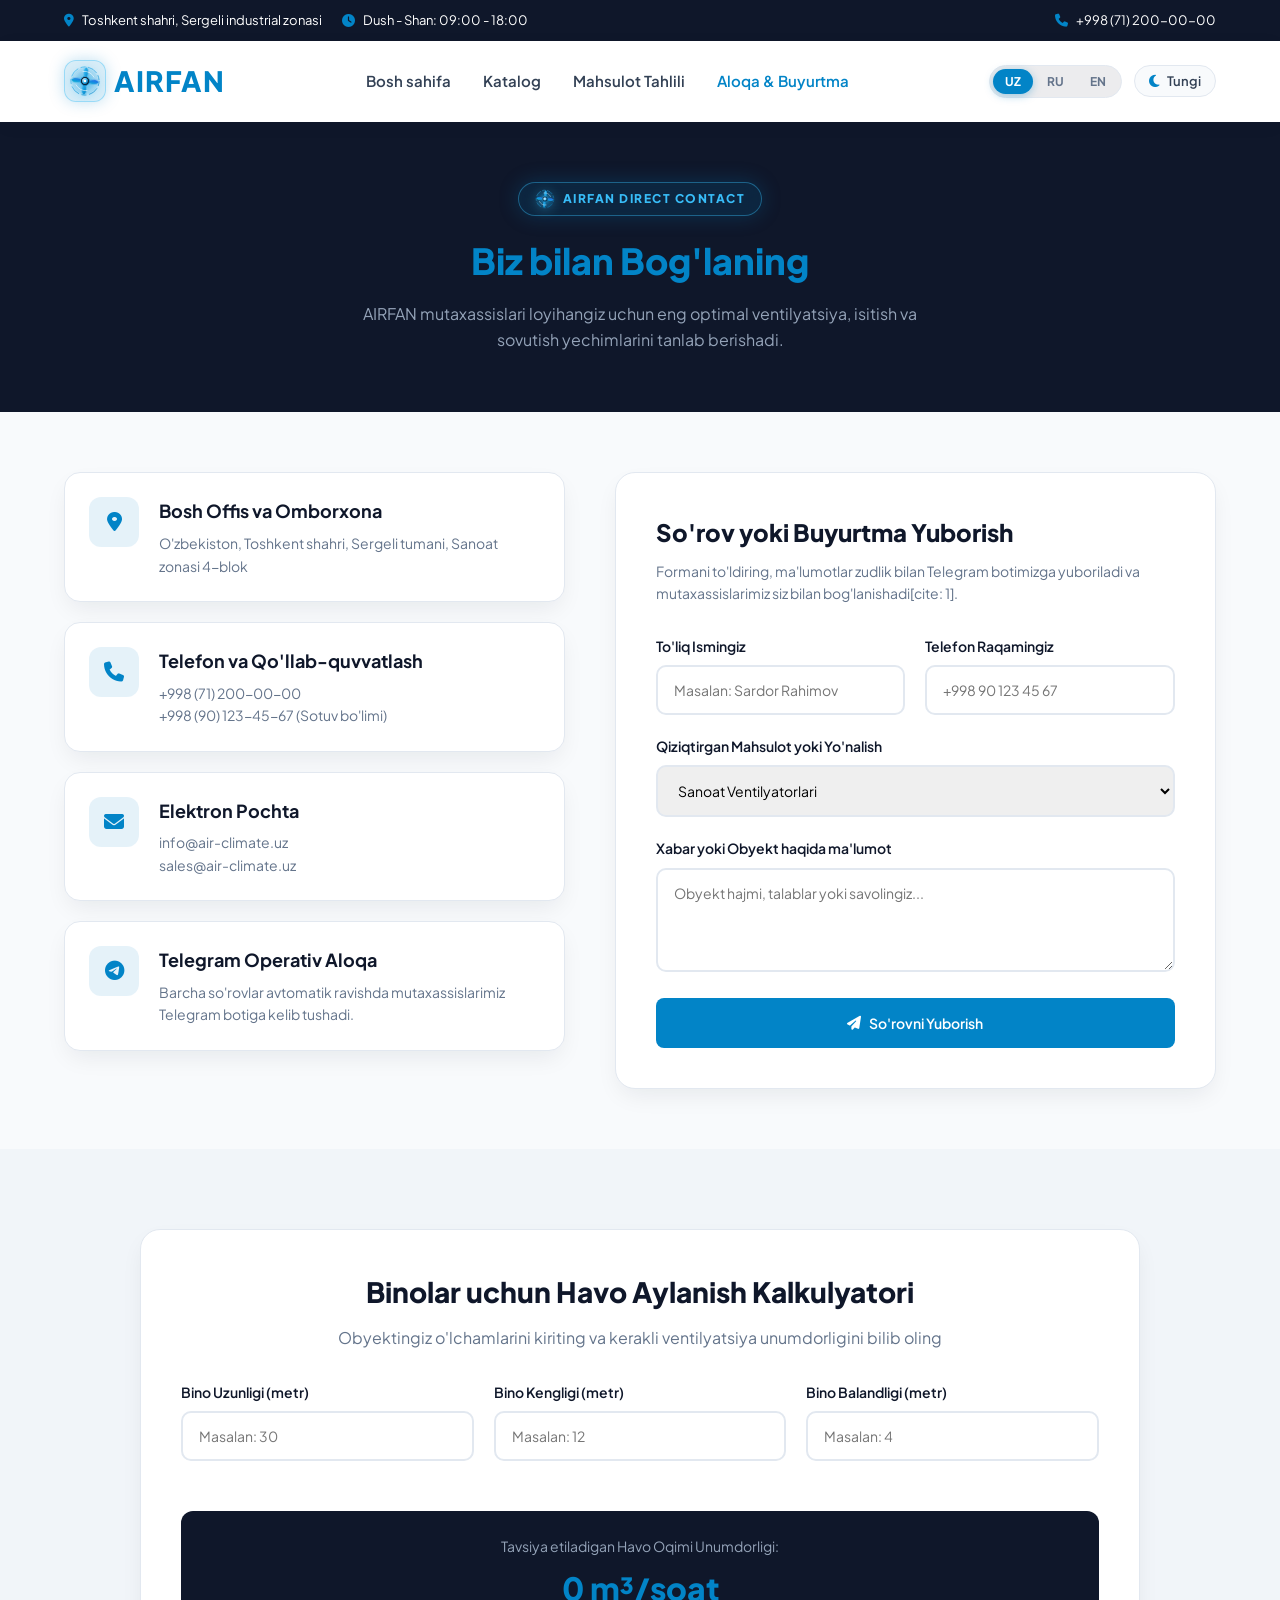
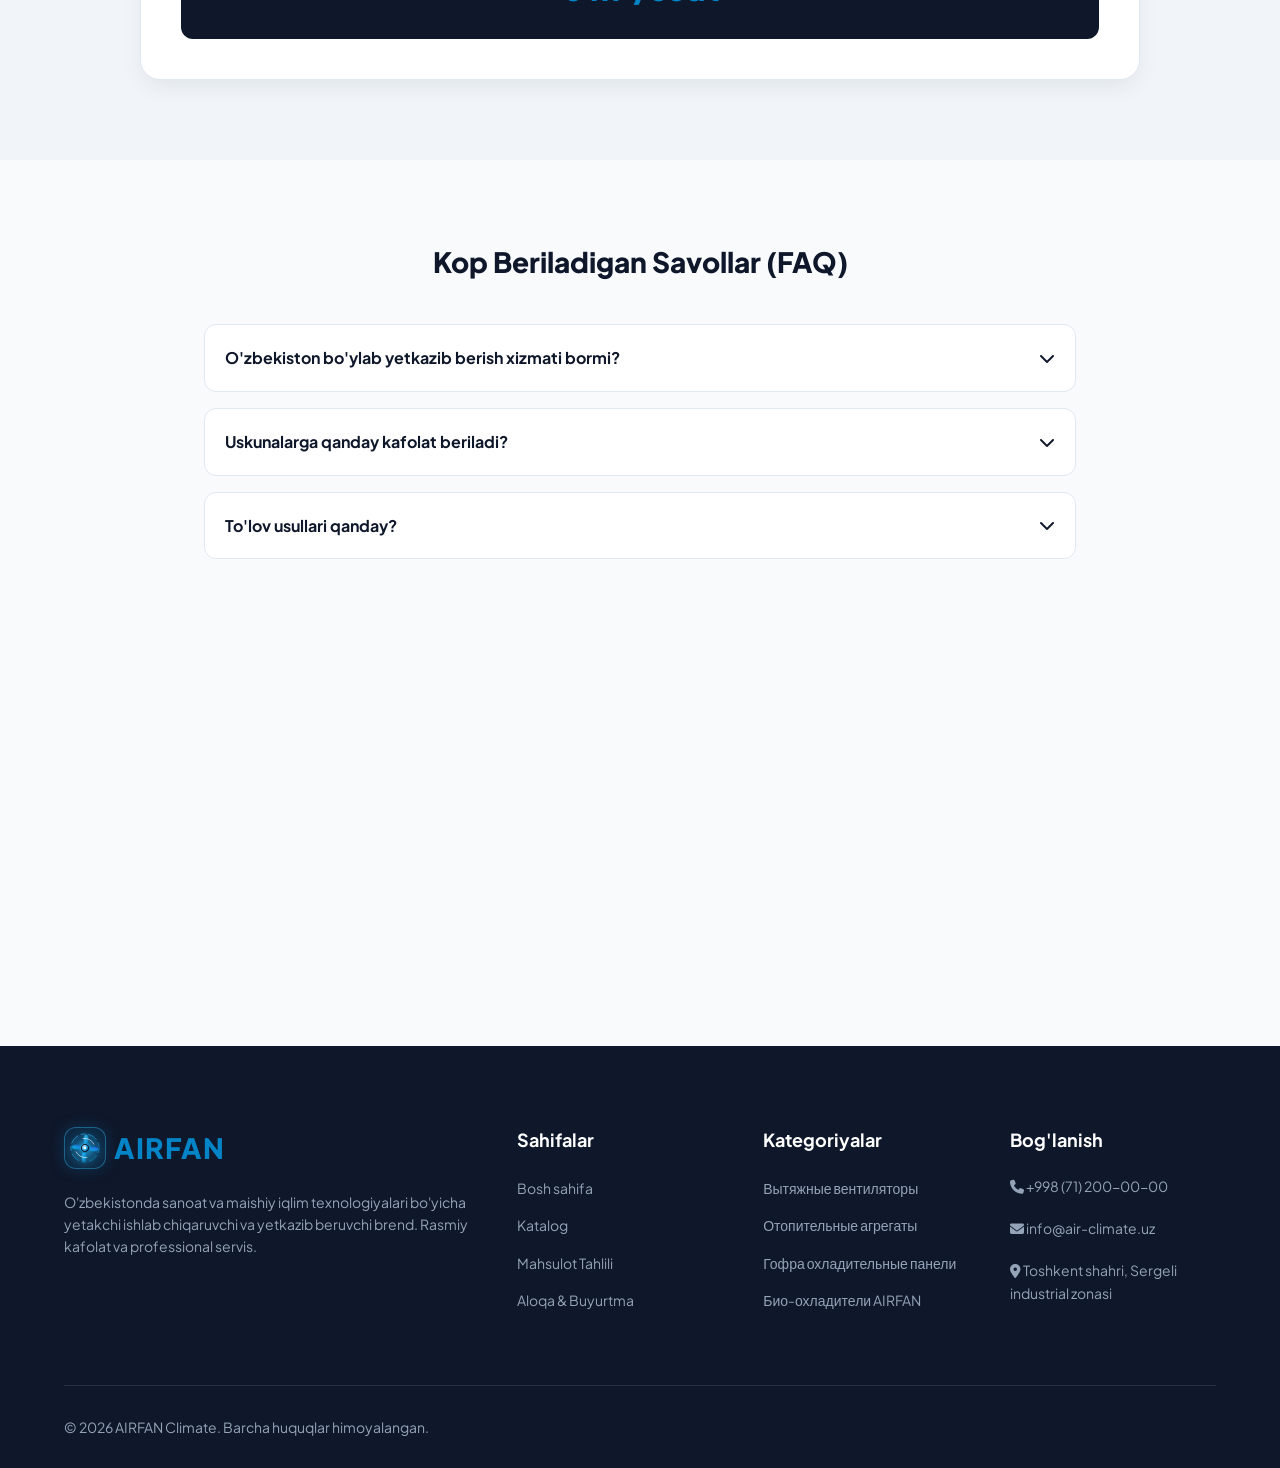
<file: contact.html>
<!DOCTYPE html>
<html lang="uz">
<head>
    <meta charset="UTF-8">
    <meta name="viewport" content="width=device-width, initial-scale=1.0">
    <title>AIRFAN — Aloqa va Buyurtma Rasmiylashtirish | Sanoat Iqlim Tizimlari</title>
    <!-- Google Fonts & FontAwesome -->
    <link href="https://fonts.googleapis.com/css2?family=Plus+Jakarta+Sans:wght@300;400;500;600;700;800;900&display=swap" rel="stylesheet">
    <link rel="stylesheet" href="https://cdnjs.cloudflare.com/ajax/libs/font-awesome/6.4.0/css/all.min.css">
    <link rel="icon" type="image/svg+xml" href="favicon.svg">
    <link rel="stylesheet" href="shared-theme.css">
    
    <script>
        (function() {
            const theme = localStorage.getItem('airfan_theme') || 'light';
            document.documentElement.setAttribute('data-theme', theme);
        })();
    </script>
    
    <style>
        :root {
            --primary: #0f172a;
            --primary-light: #1e293b;
            --accent: #0284c7;
            --accent-hover: #0369a1;
            --success: #10b981;
            --text-main: #334155;
            --text-light: #64748b;
            --bg-light: #f8fafc;
            --white: #ffffff;
            --border: #e2e8f0;
            --shadow: 0 10px 25px -5px rgba(15, 23, 42, 0.08);
            --transition: all 0.3s cubic-bezier(0.4, 0, 0.2, 1);
        }

        * {
            margin: 0;
            padding: 0;
            box-sizing: border-box;
            font-family: 'Plus Jakarta Sans', sans-serif;
        }

        body {
            background-color: var(--bg-light);
            color: var(--text-main);
            line-height: 1.6;
        }

        a {
            text-decoration: none;
            color: inherit;
        }

        ul {
            list-style: none;
        }

        /* Top Bar */
        .top-bar {
            background: var(--primary);
            color: var(--white);
            font-size: 13px;
            padding: 10px 5%;
            display: flex;
            justify-content: space-between;
            align-items: center;
        }

        .top-bar-left, .top-bar-right {
            display: flex;
            gap: 20px;
            align-items: center;
        }

        .top-bar i {
            color: var(--accent);
            margin-right: 6px;
        }

        /* Header & Navigation */
        header {
            background: var(--white);
            box-shadow: 0 4px 20px rgba(0,0,0,0.03);
            position: sticky;
            top: 0;
            z-index: 1000;
        }

        .navbar {
            max-width: 1400px;
            margin: 0 auto;
            padding: 18px 5%;
            display: flex;
            justify-content: space-between;
            align-items: center;
        }

        .logo {
            font-size: 28px;
            font-weight: 800;
            color: var(--primary);
            letter-spacing: 1px;
            display: flex;
            align-items: center;
            gap: 8px;
        }

        .logo span {
            color: var(--accent);
        }

        .nav-links {
            display: flex;
            gap: 32px;
            align-items: center;
        }

        .nav-links a {
            font-weight: 600;
            font-size: 15px;
            color: var(--text-main);
            transition: var(--transition);
        }

        .nav-links a:hover, .nav-links a.active {
            color: var(--accent);
        }

        .btn {
            padding: 12px 24px;
            border-radius: 8px;
            font-weight: 600;
            font-size: 14px;
            cursor: pointer;
            transition: var(--transition);
            border: none;
            display: inline-flex;
            align-items: center;
            gap: 8px;
        }

        .btn-primary {
            background: var(--accent);
            color: var(--white);
        }

        .btn-primary:hover {
            background: var(--accent-hover);
            transform: translateY(-2px);
            box-shadow: 0 6px 20px rgba(2, 132, 199, 0.3);
        }

        /* Page Banner */
        .page-banner {
            background: #0f172a;
            color: #ffffff;
            padding: 60px 5%;
            text-align: center;
        }

        .page-banner h1 {
            font-size: 36px;
            font-weight: 800;
            margin-bottom: 12px;
        }

        .contact-title-blue,
        .page-banner h1 .airfan-gradient-title {
            background: none !important;
            -webkit-background-clip: unset !important;
            -webkit-text-fill-color: initial !important;
            color: #0284c7 !important;
            display: inline;
        }

        .page-banner p {
            color: #94a3b8;
            font-size: 16px;
            max-width: 600px;
            margin: 0 auto;
        }

        /* Contact Section */
        .contact-container {
            max-width: 1400px;
            margin: 60px auto;
            padding: 0 5%;
            display: grid;
            grid-template-columns: 1fr 1.2fr;
            gap: 50px;
        }

        .contact-info-cards {
            display: flex;
            flex-direction: column;
            gap: 20px;
        }

        .info-card {
            background: var(--white);
            padding: 24px;
            border-radius: 16px;
            border: 1px solid var(--border);
            box-shadow: var(--shadow);
            display: flex;
            align-items: flex-start;
            gap: 20px;
        }

        .info-icon {
            width: 50px;
            height: 50px;
            background: rgba(2, 132, 199, 0.1);
            color: var(--accent);
            border-radius: 12px;
            display: flex;
            align-items: center;
            justify-content: center;
            font-size: 20px;
            flex-shrink: 0;
        }

        .info-details h4 {
            font-size: 18px;
            font-weight: 700;
            color: var(--primary);
            margin-bottom: 6px;
        }

        .info-details p {
            color: var(--text-light);
            font-size: 14px;
        }

        /* Contact Form */
        .form-card {
            background: var(--white);
            padding: 40px;
            border-radius: 20px;
            border: 1px solid var(--border);
            box-shadow: var(--shadow);
        }

        .form-card h3 {
            font-size: 24px;
            font-weight: 800;
            color: var(--primary);
            margin-bottom: 8px;
        }

        .form-card p {
            color: var(--text-light);
            font-size: 14px;
            margin-bottom: 30px;
        }

        .form-row {
            display: grid;
            grid-template-columns: 1fr 1fr;
            gap: 20px;
        }

        .form-group {
            margin-bottom: 20px;
        }

        .form-group label {
            display: block;
            font-size: 14px;
            font-weight: 600;
            color: var(--primary);
            margin-bottom: 8px;
        }

        .form-control {
            width: 100%;
            padding: 14px 16px;
            border: 2px solid var(--border);
            border-radius: 10px;
            font-size: 14px;
            outline: none;
            transition: var(--transition);
        }

        .form-control:focus {
            border-color: var(--accent);
        }

        /* Calculator Section */
        .calc-section {
            background: #f1f5f9;
            padding: 80px 5%;
        }

        .calc-wrapper {
            max-width: 1000px;
            margin: 0 auto;
            background: var(--white);
            padding: 40px;
            border-radius: 20px;
            border: 1px solid var(--border);
            box-shadow: var(--shadow);
        }

        .calc-wrapper h2 {
            font-size: 28px;
            font-weight: 800;
            color: var(--primary);
            margin-bottom: 10px;
            text-align: center;
        }

        .calc-wrapper p.subtitle {
            text-align: center;
            color: var(--text-light);
            margin-bottom: 30px;
        }

        .calc-grid {
            display: grid;
            grid-template-columns: repeat(3, 1fr);
            gap: 20px;
            margin-bottom: 30px;
        }

        .calc-result {
            background: var(--primary);
            color: var(--white);
            padding: 24px;
            border-radius: 12px;
            text-align: center;
        }

        .calc-result span {
            font-size: 14px;
            color: #94a3b8;
            display: block;
            margin-bottom: 6px;
        }

        .calc-result h3 {
            font-size: 32px;
            color: var(--accent);
            font-weight: 800;
        }

        /* FAQ Section */
        .faq-section {
            max-width: 1000px;
            margin: 80px auto;
            padding: 0 5%;
        }

        .faq-item {
            background: var(--white);
            border: 1px solid var(--border);
            border-radius: 12px;
            margin-bottom: 16px;
            overflow: hidden;
        }

        .faq-question {
            padding: 20px;
            font-weight: 700;
            color: var(--primary);
            cursor: pointer;
            display: flex;
            justify-content: space-between;
            align-items: center;
        }

        .faq-answer {
            padding: 0 20px 20px;
            color: var(--text-light);
            font-size: 14px;
            display: none;
        }

        .faq-item.active .faq-answer {
            display: block;
        }

        /* Map Embed */
        .map-wrapper {
            width: 100%;
            height: 400px;
            border: none;
            filter: grayscale(20%);
        }

        /* Footer */
        footer {
            background: var(--primary);
            color: var(--white);
            padding: 80px 5% 30px;
        }

        .footer-grid {
            max-width: 1400px;
            margin: 0 auto 60px;
            display: grid;
            grid-template-columns: 2fr 1fr 1fr 1fr;
            gap: 40px;
        }

        .footer-col h4 {
            font-size: 18px;
            font-weight: 700;
            margin-bottom: 20px;
            color: var(--white);
        }

        .footer-col p {
            color: #94a3b8;
            font-size: 14px;
            margin-bottom: 20px;
        }

        .footer-col ul li {
            margin-bottom: 12px;
        }

        .footer-col ul li a {
            color: #94a3b8;
            font-size: 14px;
            transition: var(--transition);
        }

        .footer-col ul li a:hover {
            color: var(--accent);
        }

        .footer-bottom {
            max-width: 1400px;
            margin: 0 auto;
            padding-top: 30px;
            border-top: 1px solid rgba(255,255,255,0.1);
            display: flex;
            justify-content: space-between;
            align-items: center;
            color: #94a3b8;
            font-size: 14px;
        }

        @media (max-width: 1024px) {
            .contact-container {
                grid-template-columns: 1fr;
            }
            .form-row, .calc-grid {
                grid-template-columns: 1fr;
            }
        }
    </style>
</head>
<body>

    <!-- Top Bar -->
    <div class="top-bar">
        <div class="top-bar-left">
            <span><i class="fa-solid fa-location-dot"></i> <span data-i18n="top_address">Toshkent shahri, Sergeli industrial zonasi</span></span>
            <span><i class="fa-solid fa-clock"></i> <span data-i18n="top_hours">Dush - Shan: 09:00 - 18:00</span></span>
        </div>
        <div class="top-bar-right">
            <span><i class="fa-solid fa-phone"></i> +998 (71) 200-00-00</span>
        </div>
    </div>

    <!-- Header -->
    <header>
        <div class="navbar">
            <a href="index.html" class="logo">
                <span class="logo-icon-wrap"><img src="favicon.svg" alt="AIRFAN Emblem" class="logo-emblem-img"></span>
                <span class="logo-text">AIR<span class="logo-highlight">FAN</span></span>
            </a>
            <ul class="nav-links">
                <li><a href="index.html" data-i18n="nav_home">Bosh sahifa</a></li>
                <li><a href="catalog.html" data-i18n="nav_catalog">Katalog</a></li>
                <li><a href="product-detail.html" data-i18n="nav_detail">Mahsulot Tahlili</a></li>
                <li><a href="contact.html" class="active" data-i18n="nav_contact">Aloqa & Buyurtma</a></li>
            </ul>
            <div class="header-controls">
                <!-- 3 Languages Switcher: UZ | RU | EN -->
                <div class="lang-switcher">
                    <button type="button" class="lang-btn active" data-lang="uz" onclick="setLanguage('uz')">UZ</button>
                    <button type="button" class="lang-btn" data-lang="ru" onclick="setLanguage('ru')">RU</button>
                    <button type="button" class="lang-btn" data-lang="en" onclick="setLanguage('en')">EN</button>
                </div>
                <!-- Dark / Light Theme Toggle -->
                <button type="button" class="theme-toggle-btn" id="themeToggle" onclick="toggleTheme()" aria-label="Toggle theme">
                    <i class="fa-solid fa-moon"></i>
                    <span class="theme-label" data-i18n="theme_dark">Tungi</span>
                </button>
            </div>
        </div>
    </header>

    <!-- Page Banner -->
    <section class="page-banner">
        <div class="airfan-brand-emblem">
            <img src="favicon.svg" alt="AIRFAN Emblem" class="logo-emblem-img" style="width:20px;height:20px;"> AIRFAN DIRECT CONTACT
        </div>
        <h1><span class="contact-title-blue" data-i18n="contact_banner_title">Biz bilan Bog'laning</span></h1>
        <p data-i18n="contact_banner_desc">AIRFAN mutaxassislari loyihangiz uchun eng optimal ventilyatsiya, isitish va sovutish yechimlarini tanlab berishadi.</p>
    </section>

    <!-- Contact Container -->
    <div class="contact-container">
        
        <!-- Info Cards -->
        <div class="contact-info-cards">
            <div class="info-card">
                <div class="info-icon"><i class="fa-solid fa-location-dot"></i></div>
                <div class="info-details">
                    <h4>Bosh Offis va Omborxona</h4>
                    <p>O'zbekiston, Toshkent shahri, Sergeli tumani, Sanoat zonasi 4-blok</p>
                </div>
            </div>

            <div class="info-card">
                <div class="info-icon"><i class="fa-solid fa-phone"></i></div>
                <div class="info-details">
                    <h4>Telefon va Qo'llab-quvvatlash</h4>
                    <p>+998 (71) 200-00-00<br>+998 (90) 123-45-67 (Sotuv bo'limi)</p>
                </div>
            </div>

            <div class="info-card">
                <div class="info-icon"><i class="fa-solid fa-envelope"></i></div>
                <div class="info-details">
                    <h4>Elektron Pochta</h4>
                    <p>info@air-climate.uz<br>sales@air-climate.uz</p>
                </div>
            </div>

            <div class="info-card">
                <div class="info-icon"><i class="fa-brands fa-telegram"></i></div>
                <div class="info-details">
                    <h4>Telegram Operativ Aloqa</h4>
                    <p>Barcha so'rovlar avtomatik ravishda mutaxassislarimiz Telegram botiga kelib tushadi.</p>
                </div>
            </div>
        </div>

        <!-- Form Card -->
        <div class="form-card">
            <h3>So'rov yoki Buyurtma Yuborish</h3>
            <p>Formani to'ldiring, ma'lumotlar zudlik bilan Telegram botimizga yuboriladi va mutaxassislarimiz siz bilan bog'lanishadi[cite: 1].</p>

            <form id="contactForm" onsubmit="sendContactToTelegram(event)">
                <div class="form-row">
                    <div class="form-group">
                        <label>To'liq Ismingiz</label>
                        <input type="text" class="form-control" id="contactName" placeholder="Masalan: Sardor Rahimov" required>
                    </div>
                    <div class="form-group">
                        <label>Telefon Raqamingiz</label>
                        <input type="tel" class="form-control" id="contactPhone" placeholder="+998 90 123 45 67" required>
                    </div>
                </div>

                <div class="form-group">
                    <label>Qiziqtirgan Mahsulot yoki Yo'nalish</label>
                    <select class="form-control" id="contactCategory">
                        <option value="Sanoat Ventilyatorlari">Sanoat Ventilyatorlari</option>
                        <option value="Sovutish Panellari (Cooling Pad)">Sovutish Panellari (Cooling Pad)</option>
                        <option value="Radiator va Kaloriferlar">Radiator va Kaloriferlar</option>
                        <option value="Bug'lanishli Coolerlar">Bug'lanishli Coolerlar</option>
                        <option value="Smart Rekuperatorlar">Smart Rekuperatorlar</option>
                        <option value="Boshqa / Konsultatsiya">Boshqa / Konsultatsiya</option>
                    </select>
                </div>

                <div class="form-group">
                    <label>Xabar yoki Obyekt haqida ma'lumot</label>
                    <textarea class="form-control" id="contactMessage" rows="4" placeholder="Obyekt hajmi, talablar yoki savolingiz..." required></textarea>
                </div>

                <button type="submit" class="btn btn-primary" style="width: 100%; justify-content: center; padding: 16px;">
                    <i class="fa-paper-plane fa-solid"></i> So'rovni Yuborish
                </button>
            </form>
        </div>

    </div>

    <!-- Calculator Section -->
    <section class="calc-section">
        <div class="calc-wrapper">
            <h2>Binolar uchun Havo Aylanish Kalkulyatori</h2>
            <p class="subtitle">Obyektingiz o'lchamlarini kiriting va kerakli ventilyatsiya unumdorligini bilib oling</p>

            <div class="calc-grid">
                <div class="form-group">
                    <label>Bino Uzunligi (metr)</label>
                    <input type="number" id="calcLength" class="form-control" placeholder="Masalan: 30" oninput="calculateAir()">
                </div>
                <div class="form-group">
                    <label>Bino Kengligi (metr)</label>
                    <input type="number" id="calcWidth" class="form-control" placeholder="Masalan: 12" oninput="calculateAir()">
                </div>
                <div class="form-group">
                    <label>Bino Balandligi (metr)</label>
                    <input type="number" id="calcHeight" class="form-control" placeholder="Masalan: 4" oninput="calculateAir()">
                </div>
            </div>

            <div class="calc-result">
                <span>Tavsiya etiladigan Havo Oqimi Unumdorligi:</span>
                <h3 id="calcOutput">0 m³/soat</h3>
            </div>
        </div>
    </section>

    <!-- FAQ Section -->
    <section class="faq-section">
        <h2 style="font-size: 28px; font-weight: 800; color: var(--primary); text-align: center; margin-bottom: 40px;">Kop Beriladigan Savollar (FAQ)</h2>

        <div class="faq-item" onclick="toggleFaq(this)">
            <div class="faq-question">
                <span>O'zbekiston bo'ylab yetkazib berish xizmati bormi?</span>
                <i class="fa-solid fa-chevron-down"></i>
            </div>
            <div class="faq-answer">
                Ha, barcha viloyat va tumanlarga tezkor yetkazib berish hamda o'rnatish xizmatini ko'rsatamiz.
            </div>
        </div>

        <div class="faq-item" onclick="toggleFaq(this)">
            <div class="faq-question">
                <span>Uskunalarga qanday kafolat beriladi?</span>
                <i class="fa-solid fa-chevron-down"></i>
            </div>
            <div class="faq-answer">
                Barcha sanoat va maishiy iqlim uskunalarimizga 1 yildan 3 yilgacha rasmiy kafolat va texnik servis taqdim etiladi.
            </div>
        </div>

        <div class="faq-item" onclick="toggleFaq(this)">
            <div class="faq-question">
                <span>To'lov usullari qanday?</span>
                <i class="fa-solid fa-chevron-down"></i>
            </div>
            <div class="faq-answer">
                To'lovlarni naqd pul, bank kartalari (Click, Payme) hamda yuridik shaxslar uchun pul o'tkazish (pereчисление) yo'li bilan amalga oshirishingiz mumkin.
            </div>
        </div>
    </section>

    <!-- Map -->
    <iframe class="map-wrapper" src="https://www.google.com/maps/embed?pb=!1m18!1m12!1m3!1d95952.12870425374!2d69.18285514801083!3d41.22319082982845!2m3!1f0!2f0!3f0!3m2!1i1024!2i768!4f13.1!3m3!1m2!1s0x38ae61882194d21f%3A0x6b490d1f705b7a1f!2sSergeli%2C%20Tashkent!5e0!3m2!1sen!2suz!4v1700000000000!5m2!1sen!2suz" allowfullscreen="" loading="lazy"></iframe>

    <!-- Footer -->
    <footer>
        <div class="footer-grid">
            <div class="footer-col">
                <div class="logo" style="color: white; margin-bottom: 20px;">
                    <span class="logo-icon-wrap"><img src="favicon.svg" alt="AIRFAN Emblem" class="logo-emblem-img"></span>
                    <span class="logo-text">AIR<span class="logo-highlight">FAN</span></span>
                </div>
                <p data-i18n="footer_about">O'zbekistonda sanoat va maishiy iqlim texnologiyalari bo'yicha yetakchi internet-magazin. Barcha turdagi ventilyatsiya va sovutish tizimlari.</p>
            </div>
            <div class="footer-col">
                <h4 data-i18n="footer_pages">Sahifalar</h4>
                <ul>
                    <li><a href="index.html" data-i18n="nav_home">Bosh sahifa</a></li>
                    <li><a href="catalog.html" data-i18n="nav_catalog">Katalog</a></li>
                    <li><a href="product-detail.html" data-i18n="nav_detail">Mahsulot Tahlili</a></li>
                    <li><a href="contact.html" data-i18n="nav_contact">Aloqa</a></li>
                </ul>
            </div>
            <div class="footer-col">
                <h4 data-i18n="filter_categories">Kategoriyalar</h4>
                <ul>
                    <li><a href="catalog.html" data-i18n="cat_fan_label">Промышленные вентиляторы</a></li>
                    <li><a href="catalog.html" data-i18n="cat_heating_label">Отопительные агрегаты</a></li>
                    <li><a href="catalog.html" data-i18n="cat_pad_label">Гофра охладительные панели</a></li>
                    <li><a href="catalog.html" data-i18n="cat_cooler_label">Био-охладители AIRFAN</a></li>
                </ul>
            </div>
            <div class="footer-col">
                <h4 data-i18n="footer_contact">Bog'lanish</h4>
                <p><i class="fa-solid fa-phone"></i> +998 (71) 200-00-00</p>
                <p><i class="fa-solid fa-envelope"></i> info@air-climate.uz</p>
                <p><i class="fa-solid fa-location-dot"></i> <span data-i18n="top_address">Toshkent, Sergeli tumani</span></p>
            </div>
        </div>
        <div class="footer-bottom">
            <p>&copy; 2026 AIRFAN Climate. <span data-i18n="footer_rights">Barcha huquqlar himoyalangan.</span></p>
        </div>
    </footer>

    <!-- JavaScript logic -->
    <script>
        // Air Calculation Logic
        function calculateAir() {
            const length = parseFloat(document.getElementById('calcLength').value) || 0;
            const width = parseFloat(document.getElementById('calcWidth').value) || 0;
            const height = parseFloat(document.getElementById('calcHeight').value) || 0;

            const volume = length * width * height;
            // Sanoat obyektlari uchun o'rtacha 30 marta havo almashinuvi katsienti
            const requiredAirFlow = volume * 30;

            document.getElementById('calcOutput').innerText = requiredAirFlow.toLocaleString('uz-UZ') + ' m³/soat';
        }

        // FAQ Toggle Logic
        function toggleFaq(element) {
            element.classList.toggle('active');
        }

        // Telegram Bot Integration (User ID: 5973007672)[cite: 1]
        const BOT_TOKEN = '8870087140:AAGhmm0WlIbp60iE2nBXagUrgWWs0n7otF0';
        const CHAT_ID = '5973007672';[cite: 1]

        async function sendContactToTelegram(event) {
            event.preventDefault();

            const name = document.getElementById('contactName').value;
            const phone = document.getElementById('contactPhone').value;
            const category = document.getElementById('contactCategory').value;
            const messageText = document.getElementById('contactMessage').value;

            const message = `📩 *Aloqa Sahifasidan Yangi So'rov - AIR*\n\n` +
                            `👤 *Mijoz:* ${name}\n` +
                            `📞 *Telefon:* ${phone}\n` +
                            `🏷 *Kategoriya:* ${category}\n` +
                            `💬 *Xabar:* ${messageText}\n` +
                            `⏰ *Vaqt:* ${new Date().toLocaleString()}`;

            const url = `https://api.telegram.org/bot${BOT_TOKEN}/sendMessage`;

            try {
                const response = await fetch(url, {
                    method: 'POST',
                    headers: { 'Content-Type': 'application/json' },
                    body: JSON.stringify({
                        chat_id: CHAT_ID,
                        text: message,
                        parse_mode: 'Markdown'
                    })
                });

                const data = await response.json();
                if (data.ok) {
                    alert('Murojaatingiz muvaffaqiyatli Telegram botga yuborildi! Mutaxassisimiz tez orada bog\'lanadi.');
                    document.getElementById('contactForm').reset();
                } else {
                    alert('Xatolik yuz berdi. Qaytadan urinib ko\'ring.');
                }
            } catch (error) {
                console.error('Error:', error);
                alert('Tarmoqda xatolik yuz berdi.');
            }
        }
    </script>
    <!-- Shared Theme & Language Controller -->
    <script src="theme-lang.js"></script>
</body>
</html>
</file>
<file: shared-theme.css>
/* ==========================================================================
   AIRFAN - Premium Shared Design System: Dark/Light Mode, Branding & Switchers
   ========================================================================== */

/* --------------------------------------------------------------------------
   DARK THEME VARIABLES & OVERRIDES
   -------------------------------------------------------------------------- */
:root {
    --brand-glow: rgba(2, 132, 199, 0.4);
    --brand-gradient: #0284c7;
    --card-surface: #ffffff;
    --input-bg: #ffffff;
    --table-stripe: #f8fafc;
}

[data-theme="dark"] {
    --primary: #f8fafc;
    --primary-light: #cbd5e1;
    --accent: #38bdf8;
    --accent-hover: #0ea5e9;
    --text-main: #e2e8f0;
    --text-light: #94a3b8;
    --bg-light: #090e1a;
    --white: #111a2e;
    --border: #1e293b;
    --shadow: 0 10px 25px -5px rgba(0, 0, 0, 0.5);
    --shadow-lg: 0 20px 40px -10px rgba(0, 0, 0, 0.7);
    --brand-glow: rgba(56, 189, 248, 0.4);
    --card-surface: #111a2e;
    --input-bg: #090e1a;
    --table-stripe: #0d1526;
}

[data-theme="dark"] body {
    background-color: var(--bg-light);
    color: var(--text-main);
}

[data-theme="dark"] header {
    background: rgba(17, 26, 46, 0.95);
    backdrop-filter: blur(12px);
    border-bottom: 1px solid var(--border);
    box-shadow: 0 4px 25px rgba(0,0,0,0.4);
}

[data-theme="dark"] .top-bar {
    background: #060913;
    border-bottom: 1px solid rgba(255,255,255,0.06);
}

[data-theme="dark"] .card,
[data-theme="dark"] .product-card,
[data-theme="dark"] .category-card,
[data-theme="dark"] .sidebar,
[data-theme="dark"] .toolbar,
[data-theme="dark"] .info-card,
[data-theme="dark"] .form-card,
[data-theme="dark"] .modal,
[data-theme="dark"] .tab-content,
[data-theme="dark"] .comparison-card,
[data-theme="dark"] .features-grid {
    background: var(--white);
    border-color: var(--border);
    color: var(--text-main);
}

[data-theme="dark"] .product-img,
[data-theme="dark"] .category-img,
[data-theme="dark"] .main-image {
    background: #0e1628;
    border-color: var(--border);
}

[data-theme="dark"] .form-control,
[data-theme="dark"] .search-box input,
[data-theme="dark"] .sort-box select,
[data-theme="dark"] .price-inputs input {
    background: var(--input-bg);
    color: var(--text-main);
    border-color: var(--border);
}

[data-theme="dark"] .form-control:focus,
[data-theme="dark"] .search-box input:focus {
    border-color: var(--accent);
    box-shadow: 0 0 0 3px rgba(56, 189, 248, 0.2);
}

[data-theme="dark"] .btn-outline {
    border-color: var(--border);
    color: var(--text-main);
}

[data-theme="dark"] .btn-outline:hover {
    border-color: var(--accent);
    color: var(--accent);
    background: rgba(56, 189, 248, 0.1);
}

[data-theme="dark"] .product-price,
[data-theme="dark"] .current-price {
    color: #38bdf8;
}

[data-theme="dark"] .specs-table tr:nth-child(even),
[data-theme="dark"] .comparison-table tr:nth-child(even) {
    background: var(--table-stripe);
}

[data-theme="dark"] .specs-table td,
[data-theme="dark"] .comparison-table td {
    border-color: var(--border);
    color: var(--text-main);
}

[data-theme="dark"] .comparison-table th {
    background: #060913;
    border-color: var(--border);
}

[data-theme="dark"] .selector-strip,
[data-theme="dark"] .thumb-item {
    background: var(--white);
    border-color: var(--border);
}

[data-theme="dark"] .selector-pill {
    background: #090e1a;
    color: var(--text-main);
}

[data-theme="dark"] .selector-pill.active {
    background: var(--accent);
    color: #060913;
    box-shadow: 0 0 15px rgba(56, 189, 248, 0.4);
}

[data-theme="dark"] footer {
    background: #060913;
    border-top: 1px solid var(--border);
}

/* --------------------------------------------------------------------------
   BRAND IDENTITY STYLING: AIRFAN
   -------------------------------------------------------------------------- */
.logo {
    display: inline-flex;
    align-items: center;
    gap: 10px;
    font-size: 26px;
    font-weight: 900;
    letter-spacing: 0.5px;
    color: var(--primary);
    text-decoration: none;
    transition: var(--transition);
}

.logo-icon-wrap {
    width: 38px;
    height: 38px;
    border-radius: 10px;
    background: #0284c7;
    display: flex;
    align-items: center;
    justify-content: center;
    color: #ffffff;
    font-size: 18px;
    box-shadow: 0 4px 14px rgba(2, 132, 199, 0.4);
    transition: var(--transition);
}

.logo:hover .logo-icon-wrap {
    transform: rotate(180deg) scale(1.05);
    box-shadow: 0 0 20px rgba(56, 189, 248, 0.7);
}

.logo-highlight {
    color: var(--accent);
    position: relative;
}

/* Stylized AIRFAN Brand Emblem on Slides & Banners */
.airfan-brand-emblem {
    display: inline-flex;
    align-items: center;
    gap: 8px;
    padding: 6px 16px;
    border-radius: 999px;
    background: rgba(2, 132, 199, 0.14);
    border: 1px solid rgba(56, 189, 248, 0.4);
    backdrop-filter: blur(10px);
    color: #38bdf8;
    font-size: 12px;
    font-weight: 800;
    letter-spacing: 1.5px;
    text-transform: uppercase;
    box-shadow: 0 0 20px rgba(2, 132, 199, 0.25);
    margin-bottom: 16px;
    animation: pulseBadge 3s infinite alternate ease-in-out;
}

@keyframes pulseBadge {
    0% { transform: translateY(0); box-shadow: 0 0 15px rgba(2, 132, 199, 0.2); }
    100% { transform: translateY(-2px); box-shadow: 0 0 25px rgba(56, 189, 248, 0.5); }
}

.airfan-gradient-title {
    background: none !important;
    -webkit-background-clip: unset !important;
    -webkit-text-fill-color: initial !important;
    color: #0284c7 !important;
    display: inline;
}

.page-banner {
    background: #0f172a !important;
    color: #ffffff !important;
}

.contact-title-blue {
    background: none !important;
    -webkit-background-clip: unset !important;
    -webkit-text-fill-color: initial !important;
    color: #0284c7 !important;
    display: inline;
}

/* --------------------------------------------------------------------------
   SWITCHERS: LANGUAGE & THEME IN HEADER / TOP-BAR
   -------------------------------------------------------------------------- */
.header-controls {
    display: flex;
    align-items: center;
    gap: 12px;
}

/* Language Switcher Segmented Control */
.lang-switcher {
    display: inline-flex;
    align-items: center;
    background: rgba(15, 23, 42, 0.08);
    border: 1px solid var(--border);
    border-radius: 999px;
    padding: 3px;
    gap: 2px;
}

[data-theme="dark"] .lang-switcher {
    background: rgba(255, 255, 255, 0.05);
    border-color: rgba(255, 255, 255, 0.12);
}

.lang-btn {
    border: none;
    background: transparent;
    padding: 5px 12px;
    font-size: 12px;
    font-weight: 700;
    border-radius: 999px;
    cursor: pointer;
    color: var(--text-light);
    transition: var(--transition);
}

.lang-btn:hover {
    color: var(--accent);
}

.lang-btn.active {
    background: var(--accent);
    color: #ffffff;
    box-shadow: 0 2px 8px rgba(2, 132, 199, 0.35);
}

[data-theme="dark"] .lang-btn.active {
    background: var(--accent);
    color: #060913;
}

/* Theme Toggle Button */
.theme-toggle-btn {
    display: inline-flex;
    align-items: center;
    gap: 7px;
    background: var(--bg-light);
    border: 1px solid var(--border);
    padding: 7px 14px;
    border-radius: 999px;
    cursor: pointer;
    color: var(--text-main);
    font-size: 13px;
    font-weight: 600;
    transition: var(--transition);
}

.theme-toggle-btn:hover {
    border-color: var(--accent);
    color: var(--accent);
    transform: translateY(-1px);
    box-shadow: 0 4px 12px rgba(2, 132, 199, 0.15);
}

.theme-toggle-btn i {
    font-size: 14px;
    color: var(--accent);
    transition: transform 0.4s ease;
}

.theme-toggle-btn:hover i {
    transform: rotate(25deg);
}

/* --------------------------------------------------------------------------
   HERO SLIDER COMPONENT (index.html)
   -------------------------------------------------------------------------- */
.hero-slider {
    position: relative;
    width: 100%;
    overflow: hidden;
    z-index: 5;
}

.hero-slide {
    display: none;
    animation: slideFadeIn 0.6s cubic-bezier(0.16, 1, 0.3, 1) forwards;
    position: relative;
    z-index: 10;
}

.hero-slide.active {
    display: block;
    position: relative;
    z-index: 12;
}

@keyframes slideFadeIn {
    from {
        opacity: 0;
        transform: translateY(16px) scale(0.99);
    }
    to {
        opacity: 1;
        transform: translateY(0) scale(1);
    }
}

.slider-controls {
    display: flex;
    align-items: center;
    justify-content: space-between;
    max-width: 1400px;
    margin: 30px auto 0;
    padding: 0 5%;
    position: relative;
    z-index: 35;
    pointer-events: auto;
}

.slider-dots {
    display: flex;
    gap: 12px;
    align-items: center;
    position: relative;
    z-index: 35;
}

.slider-dot {
    width: 36px;
    height: 10px;
    border-radius: 5px;
    background: rgba(255, 255, 255, 0.3);
    cursor: pointer;
    transition: all 0.3s cubic-bezier(0.4, 0, 0.2, 1);
    border: none;
    position: relative;
    z-index: 35;
    outline: none;
    padding: 0;
}

.slider-dot:hover {
    background: rgba(255, 255, 255, 0.7);
    transform: scaleY(1.3);
}

.slider-dot.active {
    width: 56px;
    background: var(--accent);
    box-shadow: 0 0 16px var(--accent);
}

.slider-arrows {
    display: flex;
    gap: 12px;
    position: relative;
    z-index: 35;
}

.slider-arrow-btn {
    width: 48px;
    height: 48px;
    border-radius: 50%;
    background: rgba(255, 255, 255, 0.12);
    border: 1px solid rgba(255, 255, 255, 0.3);
    color: #ffffff;
    font-size: 18px;
    cursor: pointer;
    display: flex;
    align-items: center;
    justify-content: center;
    transition: all 0.3s cubic-bezier(0.4, 0, 0.2, 1);
    backdrop-filter: blur(10px);
    position: relative;
    z-index: 35;
    outline: none;
}

.slider-arrow-btn:hover {
    background: var(--accent);
    border-color: var(--accent);
    transform: scale(1.1);
    box-shadow: 0 0 18px var(--accent);
}

.slider-arrow-btn:active {
    transform: scale(0.95);
}

/* Ensure slide content is always visible when active and buttons are clickable */
.hero-slide.active .hero-content h1,
.hero-slide.active .hero-content p,
.hero-slide.active .hero-buttons {
    opacity: 1 !important;
}

.hero-slide .hero-content {
    position: relative;
    z-index: 20;
    pointer-events: auto;
}

.hero-slide .hero-buttons {
    position: relative;
    z-index: 25;
    display: flex;
    gap: 14px;
    flex-wrap: wrap;
    pointer-events: auto;
    margin-top: 10px;
}

.hero-slide .hero-buttons .btn,
.hero-slide .hero-buttons a,
.hero-slide .hero-buttons button {
    position: relative;
    z-index: 25;
    pointer-events: auto;
    cursor: pointer;
    text-decoration: none;
}

/* Logo Custom Emblem Icon & SVG */
.logo-icon-wrap {
    width: 42px;
    height: 42px;
    border-radius: 12px;
    background: rgba(2, 132, 199, 0.15);
    border: 1px solid rgba(56, 189, 248, 0.4);
    display: flex;
    align-items: center;
    justify-content: center;
    box-shadow: 0 0 15px rgba(2, 132, 199, 0.25);
    transition: all 0.5s cubic-bezier(0.34, 1.56, 0.64, 1);
    padding: 4px;
    overflow: hidden;
}

.logo-emblem-img {
    width: 100%;
    height: 100%;
    object-fit: contain;
    filter: drop-shadow(0 2px 6px rgba(56, 189, 248, 0.6));
    transition: transform 0.6s cubic-bezier(0.34, 1.56, 0.64, 1);
}

.logo:hover .logo-icon-wrap {
    border-color: var(--accent);
    box-shadow: 0 0 25px rgba(56, 189, 248, 0.6);
    transform: scale(1.05);
}

.logo:hover .logo-emblem-img {
    transform: rotate(180deg) scale(1.1);
}

/* Responsive Product Selector Strip on Mobile / Tablet */
@media (max-width: 992px) {
    .selector-strip {
        display: flex !important;
        overflow-x: auto !important;
        scroll-snap-type: x mandatory;
        padding-bottom: 10px !important;
        -webkit-overflow-scrolling: touch;
        gap: 8px !important;
    }
    .selector-pill {
        flex: 0 0 auto;
        min-width: 180px;
        scroll-snap-align: start;
    }
}
</file>
